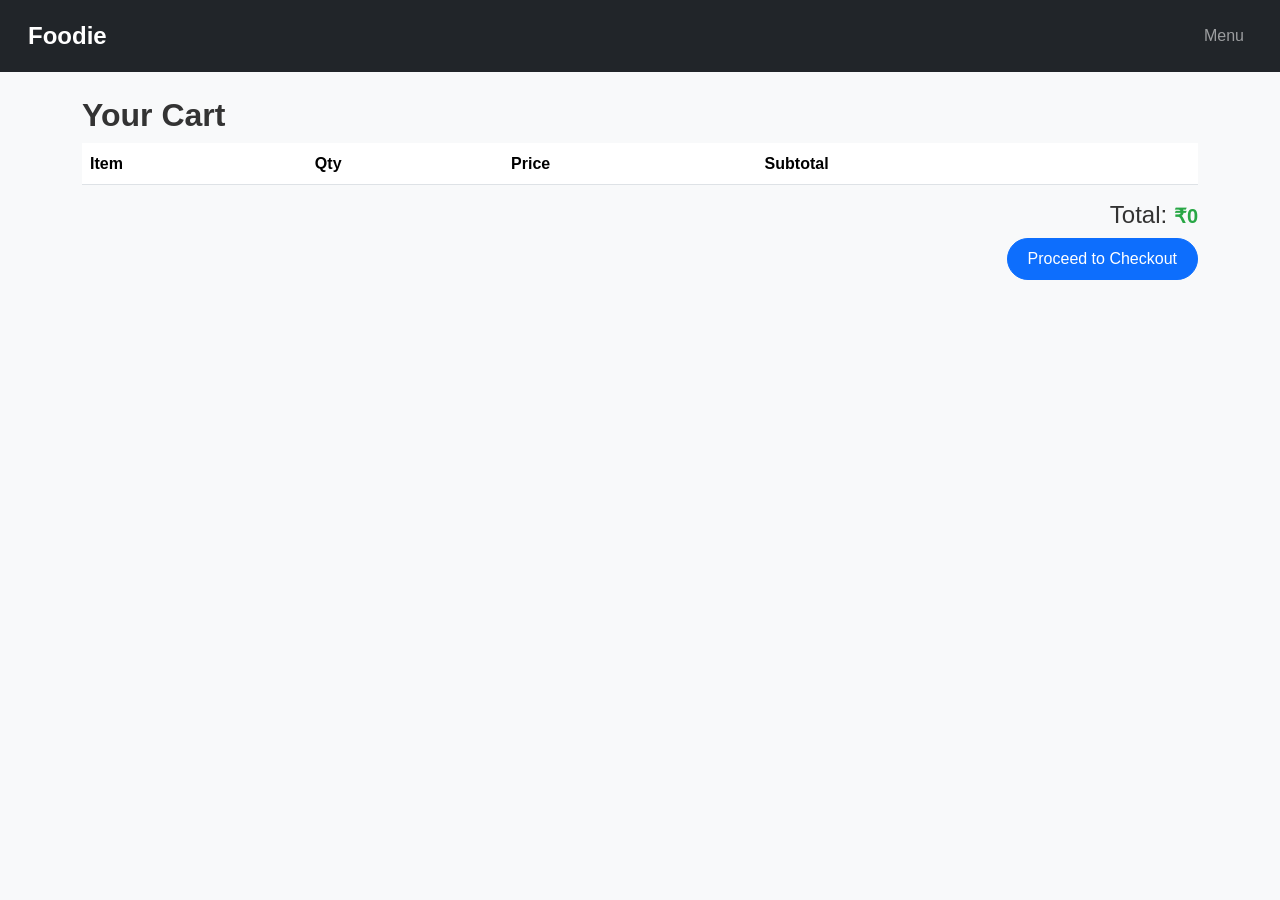
<file: cart.html>
<!DOCTYPE html>
<html lang="en">
<head>
  <meta charset="UTF-8">
  <meta name="viewport" content="width=device-width, initial-scale=1.0">
  <title>Cart | Foodie</title>
  <link 
    href="https://cdn.jsdelivr.net/npm/bootstrap@5.3.2/dist/css/bootstrap.min.css" 
    rel="stylesheet">
  <link rel="stylesheet" href="css/style.css">
</head>
<body>
  <!-- Navbar -->
  <nav class="navbar navbar-expand-lg navbar-dark bg-dark">
    <div class="container-fluid">
      <a class="navbar-brand" href="index.html">Foodie</a>
      <div class="collapse navbar-collapse">
        <ul class="navbar-nav ms-auto">
          <li class="nav-item"><a class="nav-link" href="index.html">Menu</a></li>
        </ul>
      </div>
    </div>
  </nav>

  <div class="container my-4">
    <h2>Your Cart</h2>
    <div class="table-responsive">
      <table class="table table-striped">
        <thead>
          <tr>
            <th>Item</th>
            <th>Qty</th>
            <th>Price</th>
            <th>Subtotal</th>
            <th></th>
          </tr>
        </thead>
        <tbody id="cart-items">
          <!-- Cart items will load here -->
        </tbody>
      </table>
    </div>
    <div class="text-end">
      <h4>Total: <span id="cart-total">₹0</span></h4>
      <a href="checkout.html" class="btn btn-primary">Proceed to Checkout</a>
    </div>
  </div>

  <script src="https://cdn.jsdelivr.net/npm/bootstrap@5.3.2/dist/js/bootstrap.bundle.min.js"></script>
  <script src="js/app.js"></script>
</body>
</html>
</file>
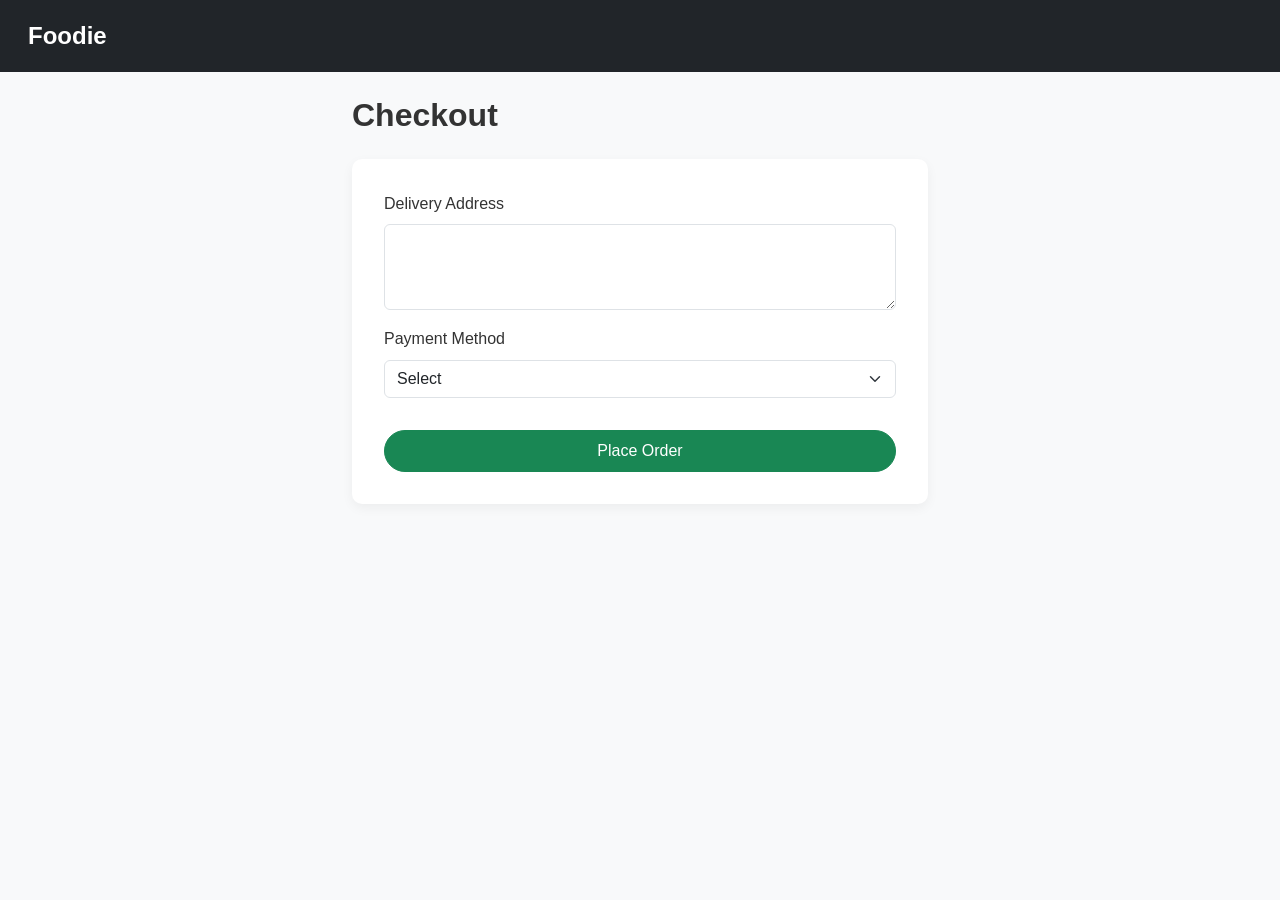
<file: checkout.html>
<!DOCTYPE html>
<html lang="en">
<head>
  <meta charset="UTF-8">
  <meta name="viewport" content="width=device-width, initial-scale=1.0">
  <title>Checkout | Foodie</title>
  <link 
    href="https://cdn.jsdelivr.net/npm/bootstrap@5.3.2/dist/css/bootstrap.min.css" 
    rel="stylesheet">
  <link rel="stylesheet" href="css/style.css">
</head>
<body>
  <!-- Navbar -->
  <nav class="navbar navbar-expand-lg navbar-dark bg-dark">
    <div class="container-fluid">
      <a class="navbar-brand" href="index.html">Foodie</a>
    </div>
  </nav>

  <div class="container my-4" style="max-width:600px;">
    <h2 class="mb-4">Checkout</h2>
    <form id="checkout-form">
      <div class="mb-3">
        <label for="address" class="form-label">Delivery Address</label>
        <textarea class="form-control" id="address" rows="3" required></textarea>
      </div>
      <div class="mb-3">
        <label for="payment" class="form-label">Payment Method</label>
        <select class="form-select" id="payment" required>
          <option value="">Select</option>
          <option value="card">Credit/Debit Card</option>
          <option value="upi">UPI</option>
          <option value="cod">Cash on Delivery</option>
        </select>
      </div>
      <button type="submit" class="btn btn-success w-100">Place Order</button>
    </form>
  </div>

  <script src="https://cdn.jsdelivr.net/npm/bootstrap@5.3.2/dist/js/bootstrap.bundle.min.js"></script>
  <script src="js/app.js"></script>
</body>
</html>
</file>
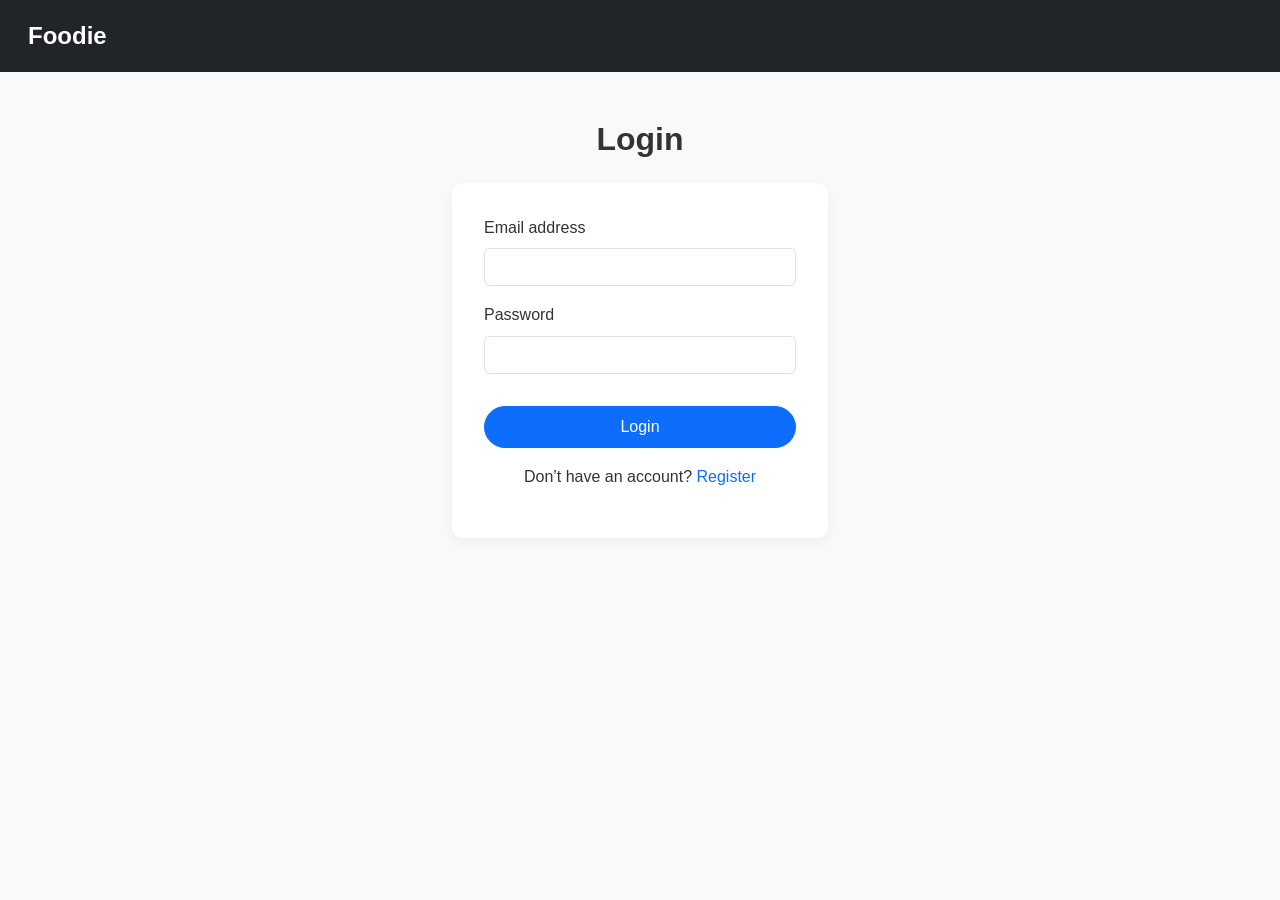
<file: login.html>
<!DOCTYPE html>
<html lang="en">
<head>
  <meta charset="UTF-8">
  <meta name="viewport" content="width=device-width, initial-scale=1.0">
  <title>Login | Foodie</title>
  <link 
    href="https://cdn.jsdelivr.net/npm/bootstrap@5.3.2/dist/css/bootstrap.min.css" 
    rel="stylesheet">
  <link rel="stylesheet" href="css/style.css">
</head>
<body>
  <!-- Navbar -->
  <nav class="navbar navbar-expand-lg navbar-dark bg-dark">
    <div class="container-fluid">
      <a class="navbar-brand" href="index.html">Foodie</a>
    </div>
  </nav>

  <!-- Login Form -->
  <div class="container my-5" style="max-width: 400px;">
    <h2 class="text-center mb-4">Login</h2>
    <form id="login-form">
      <div class="mb-3">
        <label for="email" class="form-label">Email address</label>
        <input type="email" class="form-control" id="email" name="email" required>
      </div>
      <div class="mb-3">
        <label for="password" class="form-label">Password</label>
        <input type="password" class="form-control" id="password" name="password" required>
      </div>
      <button type="submit" class="btn btn-primary w-100">Login</button>
      <p class="mt-3 text-center">
        Don’t have an account? <a href="register.html">Register</a>
      </p>
    </form>
  </div>

  <script src="https://cdn.jsdelivr.net/npm/bootstrap@5.3.2/dist/js/bootstrap.bundle.min.js"></script>
  <script src="js/app.js"></script>
</body>
</html>
</file>
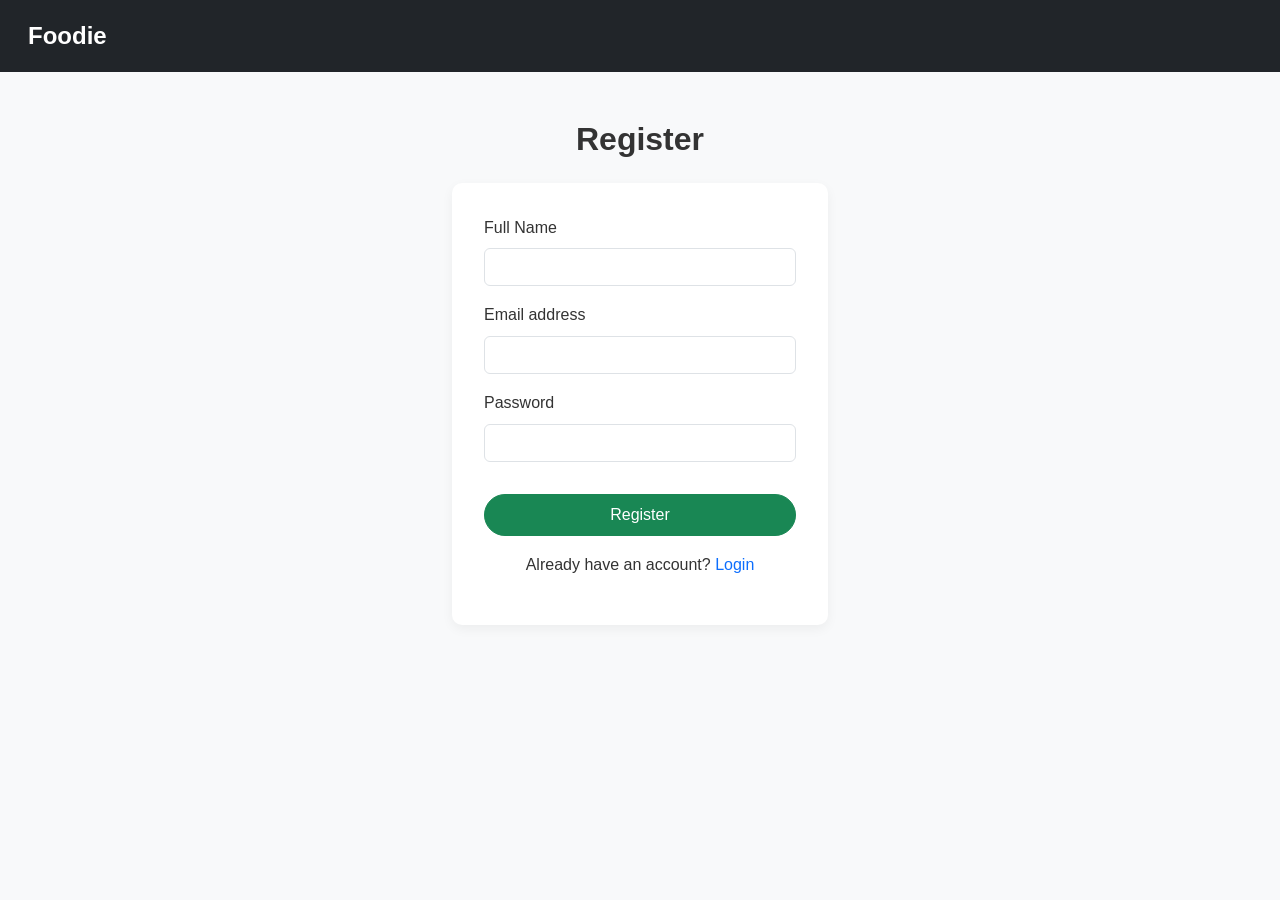
<file: register.html>
<!DOCTYPE html>
<html lang="en">
<head>
  <meta charset="UTF-8">
  <meta name="viewport" content="width=device-width, initial-scale=1.0">
  <title>Register | Foodie</title>
  <link 
    href="https://cdn.jsdelivr.net/npm/bootstrap@5.3.2/dist/css/bootstrap.min.css" 
    rel="stylesheet">
  <link rel="stylesheet" href="css/style.css">
</head>
<body>
  <!-- Navbar -->
  <nav class="navbar navbar-expand-lg navbar-dark bg-dark">
    <div class="container-fluid">
      <a class="navbar-brand" href="index.html">Foodie</a>
    </div>
  </nav>

  <!-- Registration Form -->
  <div class="container my-5" style="max-width: 400px;">
    <h2 class="text-center mb-4">Register</h2>
    <form id="register-form">
      <div class="mb-3">
        <label for="name" class="form-label">Full Name</label>
        <input type="text" class="form-control" id="name" name="name" required>
      </div>
      <div class="mb-3">
        <label for="email" class="form-label">Email address</label>
        <input type="email" class="form-control" id="email" name="email" required>
      </div>
      <div class="mb-3">
        <label for="password" class="form-label">Password</label>
        <input type="password" class="form-control" id="password" name="password" required>
      </div>
      <button type="submit" class="btn btn-success w-100">Register</button>
      <p class="mt-3 text-center">
        Already have an account? <a href="login.html">Login</a>
      </p>
    </form>
  </div>

  <script src="https://cdn.jsdelivr.net/npm/bootstrap@5.3.2/dist/js/bootstrap.bundle.min.js"></script>
  <script src="js/app.js"></script>
</body>
</html>
</file>
<file: css/style.css>
/* ===== Global Styles ===== */
body {
  font-family: 'Segoe UI', Tahoma, Geneva, Verdana, sans-serif;
  background-color: #f8f9fa;
  color: #333;
  line-height: 1.6;
}

h1, h2, h3 {
  font-weight: 600;
}

a {
  text-decoration: none;
}

/* ===== Navbar ===== */
.navbar {
  padding: 0.75rem 1rem;
}

.navbar-brand {
  font-weight: bold;
  font-size: 1.5rem;
}

.nav-link {
  font-size: 1rem;
  margin-left: 0.5rem;
}

.nav-link:hover {
  color: #ffc107 !important;
}

/* ===== Buttons ===== */
.btn-primary, .btn-success {
  border-radius: 30px;
  padding: 0.5rem 1.25rem;
  font-weight: 500;
}

/* ===== Forms ===== */
form {
  background: #fff;
  padding: 2rem;
  border-radius: 10px;
  box-shadow: 0 4px 12px rgba(0,0,0,0.05);
}

form .form-label {
  font-weight: 500;
}

form .btn {
  margin-top: 1rem;
}

/* ===== Menu Cards (index page) ===== */
#menu-items {
  display: grid;
  grid-template-columns: repeat(auto-fill, minmax(250px, 1fr));
  gap: 1.5rem;
  margin-top: 2rem;
}

.food-card {
  background: #fff;
  border-radius: 10px;
  overflow: hidden;
  box-shadow: 0 2px 10px rgba(0,0,0,0.05);
  transition: transform 0.2s ease;
}

.food-card:hover {
  transform: translateY(-5px);
}

.food-card img {
  width: 100%;
  height: 180px;
  object-fit: cover;
}

.food-card-body {
  padding: 1rem;
}

.food-card-body h5 {
  font-size: 1.1rem;
  font-weight: 600;
}

.food-card-body .price {
  color: #28a745;
  font-weight: 600;
}

/* ===== Cart Table ===== */
#cart-items td {
  vertical-align: middle;
}

#cart-total {
  color: #28a745;
  font-weight: bold;
  font-size: 1.25rem;
}

/* ===== Checkout Page ===== */
#checkout-form {
  background: #fff;
  padding: 2rem;
  border-radius: 10px;
  box-shadow: 0 4px 12px rgba(0,0,0,0.05);
}
</file>
